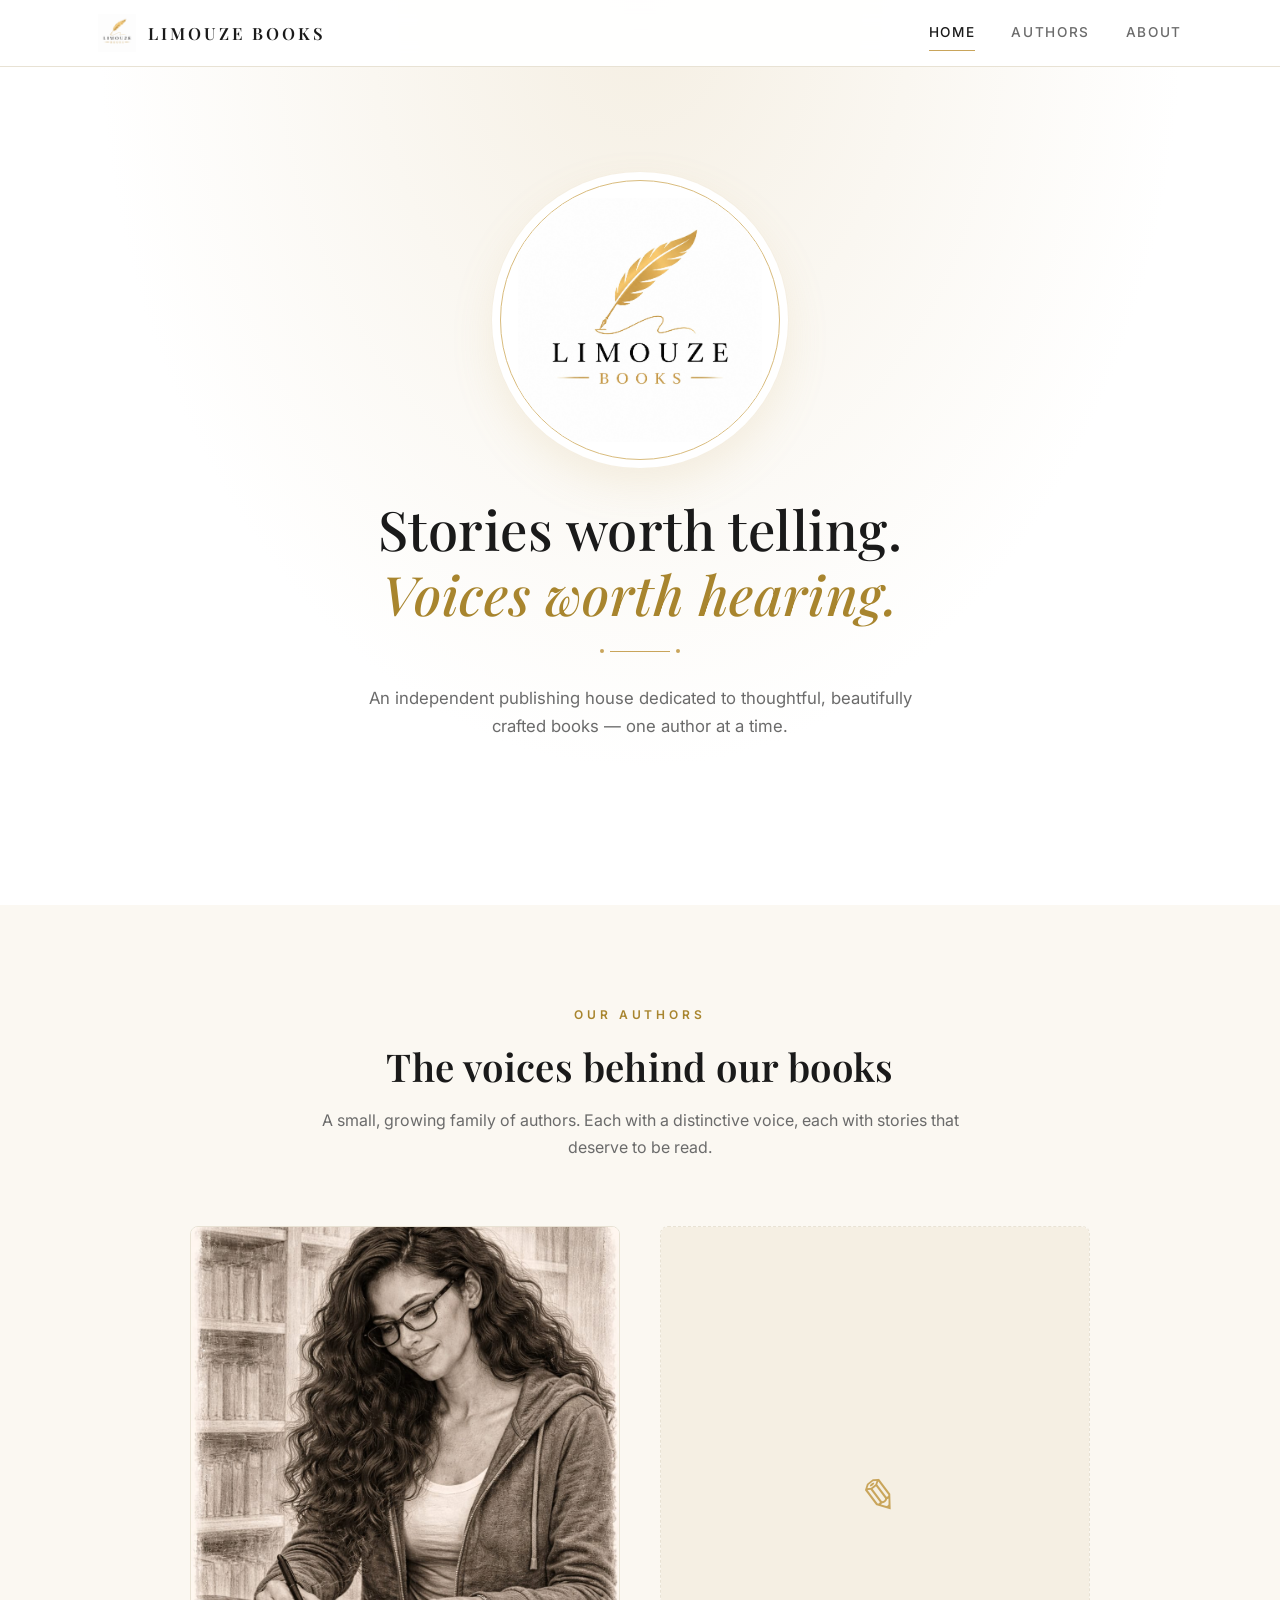
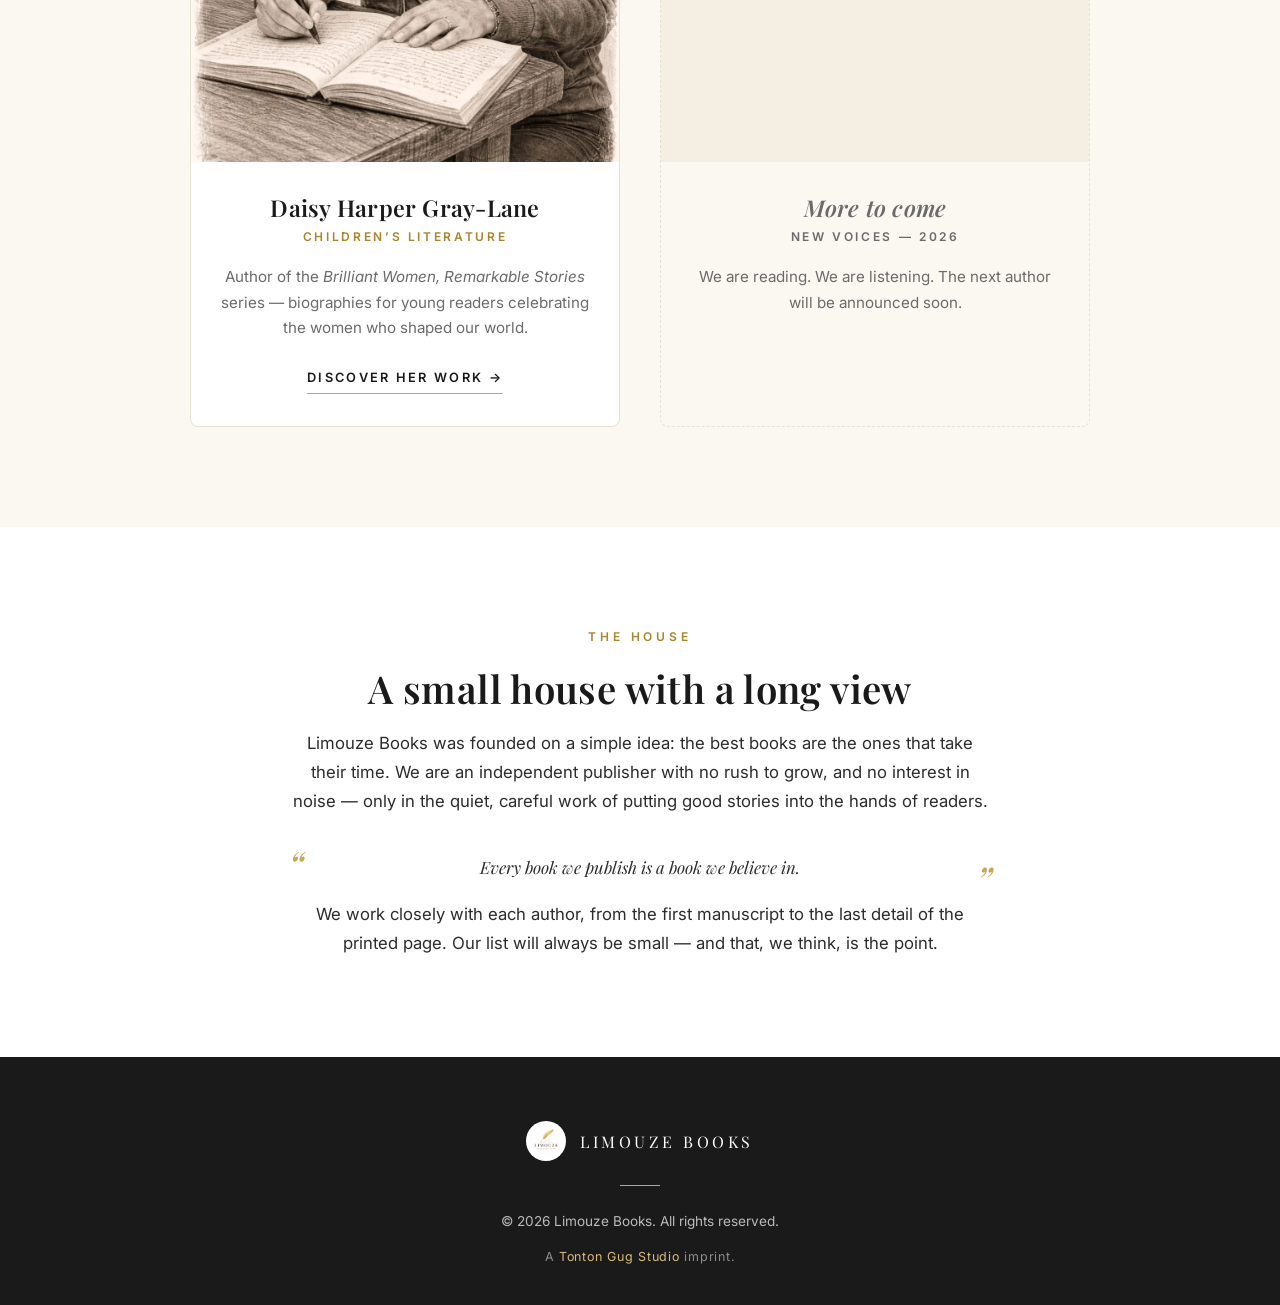
<file: index.html>
<!DOCTYPE html>
<html lang="en">
<head>
  <meta charset="UTF-8">
  <meta name="viewport" content="width=device-width, initial-scale=1.0">
  <title>Limouze Books | Stories Worth Telling</title>
  <meta name="description" content="Limouze Books is an independent publisher of beautifully crafted books. Discover our authors and their work.">
  <link rel="icon" href="assets/logo.jpeg" type="image/jpeg">
  <link rel="preconnect" href="https://fonts.googleapis.com">
  <link rel="preconnect" href="https://fonts.gstatic.com" crossorigin>
  <link href="https://fonts.googleapis.com/css2?family=Playfair+Display:ital,wght@0,400;0,500;0,600;0,700;1,400;1,500&family=Inter:wght@400;500;600&display=swap" rel="stylesheet">
  <link rel="stylesheet" href="style.css">
</head>
<body>

  <!-- NAVBAR -->
  <nav class="navbar">
    <div class="container">
      <a href="index.html" class="nav-logo">
        <img src="assets/logo.jpeg" alt="Limouze Books">
        <span>Limouze Books</span>
      </a>
      <button class="nav-toggle" aria-label="Toggle menu">&#9776;</button>
      <div class="nav-links">
        <a href="index.html" class="active">Home</a>
        <a href="#authors">Authors</a>
        <a href="about.html">About</a>
      </div>
    </div>
  </nav>

  <!-- HERO -->
  <section class="hero">
    <div class="container">
      <div class="hero-logo-frame">
        <img src="assets/logo.jpeg" alt="Limouze Books" class="hero-logo">
      </div>
      <h1>Stories worth telling.<br><em>Voices worth hearing.</em></h1>
      <div class="divider-gold"></div>
      <p class="hero-tagline">An independent publishing house dedicated to thoughtful, beautifully crafted books &mdash; one author at a time.</p>
    </div>
  </section>

  <!-- AUTHORS -->
  <section id="authors" class="authors-section">
    <div class="container">
      <span class="section-eyebrow">Our Authors</span>
      <h2 class="section-title">The voices behind our books</h2>
      <p class="section-subtitle">A small, growing family of authors. Each with a distinctive voice, each with stories that deserve to be read.</p>

      <div class="authors-grid">

        <a href="https://daisy-harper-gray-lane.vercel.app" target="_blank" rel="noopener" class="author-card">
          <img src="assets/daisy-portrait.png" alt="Daisy Harper Gray-Lane" class="author-portrait">
          <div class="author-body">
            <h3>Daisy Harper Gray-Lane</h3>
            <span class="role">Children&rsquo;s Literature</span>
            <p>Author of the <em>Brilliant Women, Remarkable Stories</em> series &mdash; biographies for young readers celebrating the women who shaped our world.</p>
            <span class="author-link">Discover her work &#8594;</span>
          </div>
        </a>

        <div class="author-card coming-soon" aria-hidden="true">
          <div class="author-portrait">&#x270E;</div>
          <div class="author-body">
            <h3>More to come</h3>
            <span class="role">New Voices &mdash; 2026</span>
            <p>We are reading. We are listening. The next author will be announced soon.</p>
          </div>
        </div>

      </div>
    </div>
  </section>

  <!-- ABOUT SNIPPET -->
  <section class="about-section">
    <div class="container">
      <span class="section-eyebrow">The House</span>
      <h2 class="section-title">A small house with a long view</h2>
      <p>Limouze Books was founded on a simple idea: the best books are the ones that take their time. We are an independent publisher with no rush to grow, and no interest in noise &mdash; only in the quiet, careful work of putting good stories into the hands of readers.</p>
      <p class="quote">Every book we publish is a book we believe in.</p>
      <p>We work closely with each author, from the first manuscript to the last detail of the printed page. Our list will always be small &mdash; and that, we think, is the point.</p>
    </div>
  </section>

  <!-- FOOTER -->
  <footer class="footer">
    <div class="container">
      <div class="footer-logo">
        <img src="assets/logo.jpeg" alt="Limouze Books">
        <span>Limouze Books</span>
      </div>
      <div class="footer-divider"></div>
      <p>&copy; 2026 Limouze Books. All rights reserved.</p>
      <p class="tgs-credit">A <a href="https://tonton-gug-studio.vercel.app" target="_blank" rel="noopener">Tonton Gug Studio</a> imprint.</p>
    </div>
  </footer>

  <script>
    // Mobile nav toggle
    document.querySelector('.nav-toggle').addEventListener('click', () => {
      document.querySelector('.nav-links').classList.toggle('open');
    });

    // Smooth-close mobile menu when a link is clicked
    document.querySelectorAll('.nav-links a').forEach(a => {
      a.addEventListener('click', () => {
        document.querySelector('.nav-links').classList.remove('open');
      });
    });
  </script>
</body>
</html>
</file>
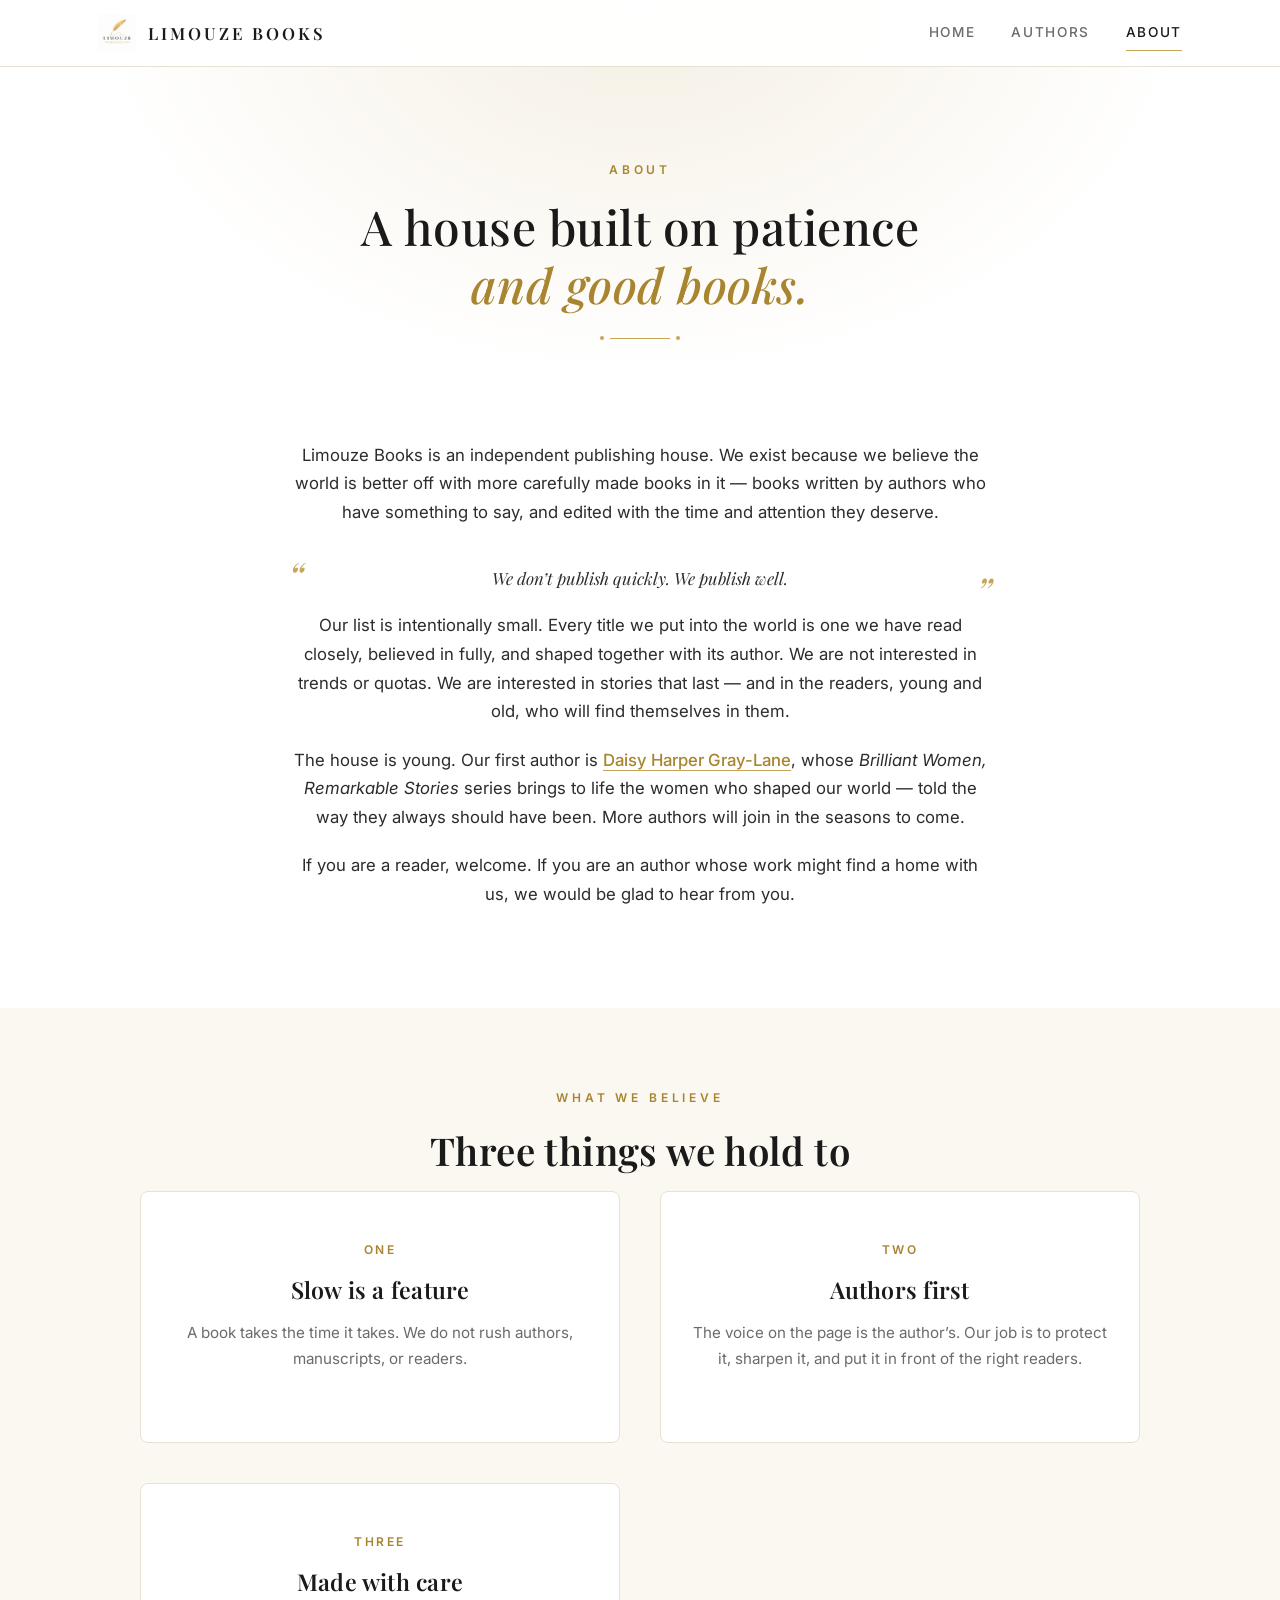
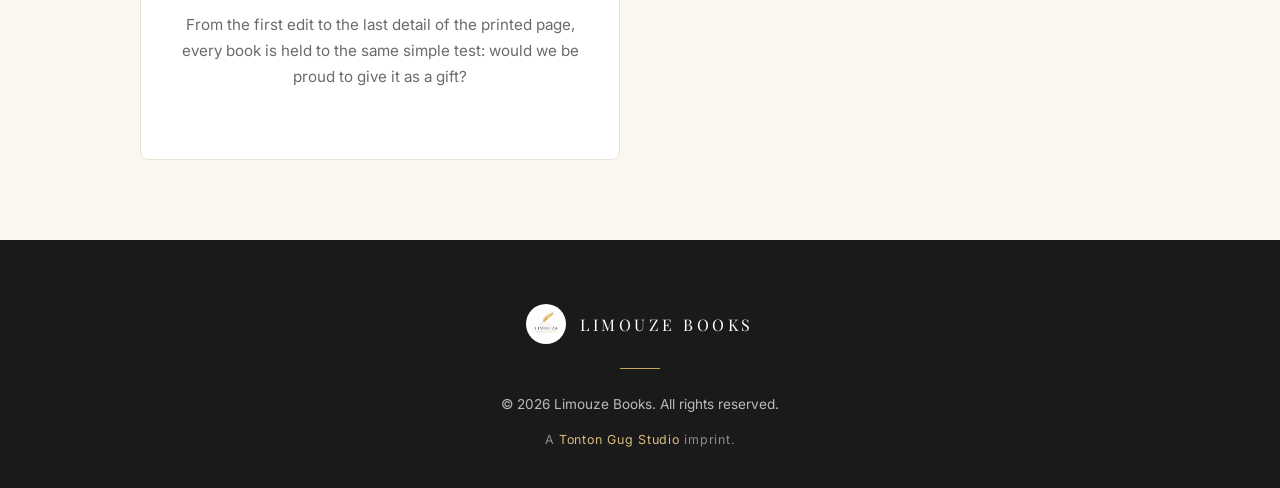
<file: about.html>
<!DOCTYPE html>
<html lang="en">
<head>
  <meta charset="UTF-8">
  <meta name="viewport" content="width=device-width, initial-scale=1.0">
  <title>About | Limouze Books</title>
  <meta name="description" content="About Limouze Books — an independent publishing house dedicated to thoughtful, beautifully crafted books.">
  <link rel="icon" href="assets/logo.jpeg" type="image/jpeg">
  <link rel="preconnect" href="https://fonts.googleapis.com">
  <link rel="preconnect" href="https://fonts.gstatic.com" crossorigin>
  <link href="https://fonts.googleapis.com/css2?family=Playfair+Display:ital,wght@0,400;0,500;0,600;0,700;1,400;1,500&family=Inter:wght@400;500;600&display=swap" rel="stylesheet">
  <link rel="stylesheet" href="style.css">
</head>
<body>

  <!-- NAVBAR -->
  <nav class="navbar">
    <div class="container">
      <a href="index.html" class="nav-logo">
        <img src="assets/logo.jpeg" alt="Limouze Books">
        <span>Limouze Books</span>
      </a>
      <button class="nav-toggle" aria-label="Toggle menu">&#9776;</button>
      <div class="nav-links">
        <a href="index.html">Home</a>
        <a href="index.html#authors">Authors</a>
        <a href="about.html" class="active">About</a>
      </div>
    </div>
  </nav>

  <!-- HERO -->
  <section class="hero" style="padding: 160px 0 70px;">
    <div class="container">
      <span class="section-eyebrow">About</span>
      <h1 style="font-size: clamp(2rem, 4.5vw, 3rem);">A house built on patience<br><em>and good books.</em></h1>
      <div class="divider-gold"></div>
    </div>
  </section>

  <!-- ABOUT BODY -->
  <section class="about-section" style="padding-top: 0;">
    <div class="container">
      <p>Limouze Books is an independent publishing house. We exist because we believe the world is better off with more carefully made books in it &mdash; books written by authors who have something to say, and edited with the time and attention they deserve.</p>

      <p class="quote">We don&rsquo;t publish quickly. We publish well.</p>

      <p>Our list is intentionally small. Every title we put into the world is one we have read closely, believed in fully, and shaped together with its author. We are not interested in trends or quotas. We are interested in stories that last &mdash; and in the readers, young and old, who will find themselves in them.</p>

      <p>The house is young. Our first author is <a href="https://daisy-harper-gray-lane.vercel.app" target="_blank" rel="noopener" style="color: var(--gold-deep); border-bottom: 1px solid var(--gold); font-weight: 500;">Daisy Harper Gray-Lane</a>, whose <em>Brilliant Women, Remarkable Stories</em> series brings to life the women who shaped our world &mdash; told the way they always should have been. More authors will join in the seasons to come.</p>

      <p>If you are a reader, welcome. If you are an author whose work might find a home with us, we would be glad to hear from you.</p>
    </div>
  </section>

  <!-- VALUES -->
  <section class="authors-section" style="padding: 80px 0;">
    <div class="container">
      <span class="section-eyebrow">What we believe</span>
      <h2 class="section-title">Three things we hold to</h2>

      <div class="authors-grid" style="max-width: 1000px;">

        <div class="author-card" style="cursor: default;">
          <div class="author-body" style="padding: 48px 32px;">
            <span class="role">One</span>
            <h3 style="margin-bottom: 16px;">Slow is a feature</h3>
            <p>A book takes the time it takes. We do not rush authors, manuscripts, or readers.</p>
          </div>
        </div>

        <div class="author-card" style="cursor: default;">
          <div class="author-body" style="padding: 48px 32px;">
            <span class="role">Two</span>
            <h3 style="margin-bottom: 16px;">Authors first</h3>
            <p>The voice on the page is the author&rsquo;s. Our job is to protect it, sharpen it, and put it in front of the right readers.</p>
          </div>
        </div>

        <div class="author-card" style="cursor: default;">
          <div class="author-body" style="padding: 48px 32px;">
            <span class="role">Three</span>
            <h3 style="margin-bottom: 16px;">Made with care</h3>
            <p>From the first edit to the last detail of the printed page, every book is held to the same simple test: would we be proud to give it as a gift?</p>
          </div>
        </div>

      </div>
    </div>
  </section>

  <!-- FOOTER -->
  <footer class="footer">
    <div class="container">
      <div class="footer-logo">
        <img src="assets/logo.jpeg" alt="Limouze Books">
        <span>Limouze Books</span>
      </div>
      <div class="footer-divider"></div>
      <p>&copy; 2026 Limouze Books. All rights reserved.</p>
      <p class="tgs-credit">A <a href="https://tonton-gug-studio.vercel.app" target="_blank" rel="noopener">Tonton Gug Studio</a> imprint.</p>
    </div>
  </footer>

  <script>
    document.querySelector('.nav-toggle').addEventListener('click', () => {
      document.querySelector('.nav-links').classList.toggle('open');
    });
    document.querySelectorAll('.nav-links a').forEach(a => {
      a.addEventListener('click', () => {
        document.querySelector('.nav-links').classList.remove('open');
      });
    });
  </script>
</body>
</html>
</file>
<file: style.css>
/* ===== RESET & BASE ===== */
*, *::before, *::after { box-sizing: border-box; margin: 0; padding: 0; }

:root {
  --gold:        #C9A55B;
  --gold-soft:   #D9BC7E;
  --gold-deep:   #A8852E;
  --ivory:       #FBF8F2;
  --cream:       #F5EFE3;
  --ink:         #1A1A1A;
  --charcoal:    #2C2C2C;
  --muted:       #6B6B6B;
  --line:        #E8E2D4;
  --white:       #FFFFFF;
  --radius:      4px;
  --radius-lg:   8px;
  --transition:  0.3s ease;
  --shadow:      0 8px 30px rgba(26,26,26,0.06);
  --shadow-hover:0 16px 40px rgba(26,26,26,0.10);
}

html { scroll-behavior: smooth; }

body {
  font-family: 'Inter', -apple-system, BlinkMacSystemFont, sans-serif;
  color: var(--charcoal);
  background: var(--white);
  line-height: 1.7;
  font-size: 16px;
  overflow-x: hidden;
  -webkit-font-smoothing: antialiased;
}

img { max-width: 100%; display: block; }
a { text-decoration: none; color: inherit; }
ul { list-style: none; }

h1, h2, h3, h4 {
  font-family: 'Playfair Display', Georgia, serif;
  font-weight: 600;
  color: var(--ink);
  line-height: 1.2;
  letter-spacing: 0.01em;
}

.container {
  max-width: 1140px;
  margin: 0 auto;
  padding: 0 28px;
}

/* ===== NAVBAR ===== */
.navbar {
  position: fixed;
  top: 0; left: 0; right: 0;
  z-index: 100;
  background: rgba(255, 255, 255, 0.94);
  backdrop-filter: blur(12px);
  border-bottom: 1px solid var(--line);
  padding: 14px 0;
}

.navbar .container {
  display: flex;
  align-items: center;
  justify-content: space-between;
}

.nav-logo {
  display: flex;
  align-items: center;
  gap: 12px;
  font-family: 'Playfair Display', serif;
  font-weight: 600;
  font-size: 1.05rem;
  letter-spacing: 0.18em;
  text-transform: uppercase;
  color: var(--ink);
}

.nav-logo img {
  width: 38px;
  height: 38px;
  object-fit: contain;
}

.nav-links {
  display: flex;
  gap: 36px;
  align-items: center;
}

.nav-links a {
  font-size: 0.85rem;
  font-weight: 500;
  letter-spacing: 0.12em;
  text-transform: uppercase;
  color: var(--muted);
  position: relative;
  transition: color var(--transition);
}

.nav-links a:hover, .nav-links a.active { color: var(--ink); }

.nav-links a::after {
  content: '';
  position: absolute;
  bottom: -6px; left: 0;
  width: 0; height: 1px;
  background: var(--gold);
  transition: width var(--transition);
}

.nav-links a:hover::after, .nav-links a.active::after { width: 100%; }

.nav-toggle {
  display: none;
  background: none; border: none;
  font-size: 1.4rem;
  cursor: pointer;
  color: var(--ink);
}

/* ===== HERO ===== */
.hero {
  padding: 180px 0 120px;
  text-align: center;
  background:
    radial-gradient(ellipse at top, var(--cream) 0%, transparent 60%),
    var(--white);
  position: relative;
}

.hero-logo-frame {
  width: 280px;
  height: 280px;
  margin: 0 auto 36px;
  border-radius: 50%;
  background: var(--white);
  border: 1px solid var(--gold-soft);
  box-shadow: 0 0 0 8px var(--white), 0 0 0 9px var(--cream), 0 18px 50px rgba(201, 165, 91, 0.18);
  display: flex;
  align-items: center;
  justify-content: center;
  overflow: hidden;
  opacity: 0;
  animation: fadeUp 1s ease 0.1s forwards;
}

.hero-logo {
  width: 88%;
  height: 88%;
  object-fit: contain;
}

.hero h1 {
  font-size: clamp(2rem, 5vw, 3.4rem);
  margin-bottom: 24px;
  font-weight: 500;
  opacity: 0;
  animation: fadeUp 1s ease 0.3s forwards;
}

.hero h1 em {
  font-style: italic;
  color: var(--gold-deep);
  font-weight: 500;
}

.hero-tagline {
  font-size: 1.05rem;
  color: var(--muted);
  max-width: 580px;
  margin: 0 auto 44px;
  opacity: 0;
  animation: fadeUp 1s ease 0.5s forwards;
}

.divider-gold {
  width: 60px;
  height: 1px;
  background: var(--gold);
  margin: 0 auto 32px;
  position: relative;
}

.divider-gold::before, .divider-gold::after {
  content: '';
  position: absolute;
  top: 50%;
  width: 4px; height: 4px;
  border-radius: 50%;
  background: var(--gold);
  transform: translateY(-50%);
}
.divider-gold::before { left: -10px; }
.divider-gold::after  { right: -10px; }

@keyframes fadeUp {
  to { opacity: 1; transform: translateY(0); }
  from { opacity: 0; transform: translateY(20px); }
}

/* ===== SECTIONS ===== */
section { padding: 100px 0; }

.section-eyebrow {
  display: block;
  text-align: center;
  font-size: 0.75rem;
  font-weight: 600;
  letter-spacing: 0.32em;
  text-transform: uppercase;
  color: var(--gold-deep);
  margin-bottom: 18px;
}

.section-title {
  font-size: clamp(1.7rem, 3.5vw, 2.4rem);
  text-align: center;
  margin-bottom: 18px;
}

.section-subtitle {
  text-align: center;
  color: var(--muted);
  max-width: 640px;
  margin: 0 auto 64px;
  font-size: 1rem;
}

/* ===== AUTHORS ===== */
.authors-section { background: var(--ivory); }

.authors-grid {
  display: grid;
  grid-template-columns: repeat(auto-fit, minmax(320px, 1fr));
  gap: 40px;
  max-width: 900px;
  margin: 0 auto;
}

.author-card {
  background: var(--white);
  border: 1px solid var(--line);
  border-radius: var(--radius-lg);
  overflow: hidden;
  transition: transform var(--transition), box-shadow var(--transition), border-color var(--transition);
  display: flex;
  flex-direction: column;
}

.author-card:hover {
  transform: translateY(-6px);
  box-shadow: var(--shadow-hover);
  border-color: var(--gold-soft);
}

.author-portrait {
  width: 100%;
  aspect-ratio: 4/5;
  object-fit: cover;
  background: var(--cream);
}

.author-body {
  padding: 32px 28px;
  text-align: center;
}

.author-card h3 {
  font-size: 1.45rem;
  margin-bottom: 6px;
}

.author-card .role {
  display: block;
  font-size: 0.75rem;
  font-weight: 600;
  letter-spacing: 0.22em;
  text-transform: uppercase;
  color: var(--gold-deep);
  margin-bottom: 16px;
}

.author-card p {
  color: var(--muted);
  font-size: 0.95rem;
  margin-bottom: 22px;
}

.author-card .author-link {
  display: inline-flex;
  align-items: center;
  gap: 8px;
  font-size: 0.8rem;
  font-weight: 600;
  letter-spacing: 0.18em;
  text-transform: uppercase;
  color: var(--ink);
  border-bottom: 1px solid var(--gold);
  padding-bottom: 4px;
  transition: color var(--transition), border-color var(--transition);
}

.author-card .author-link:hover {
  color: var(--gold-deep);
  border-color: var(--gold-deep);
}

.author-card.coming-soon {
  background: transparent;
  border-style: dashed;
  border-color: var(--line);
}

.author-card.coming-soon .author-portrait {
  background: var(--cream);
  display: flex;
  align-items: center;
  justify-content: center;
  font-family: 'Playfair Display', serif;
  font-size: 3rem;
  color: var(--gold);
  font-style: italic;
}

.author-card.coming-soon .role { color: var(--muted); }
.author-card.coming-soon h3 { color: var(--muted); font-style: italic; }

/* ===== ABOUT ===== */
.about-section {
  text-align: center;
}

.about-section .container {
  max-width: 760px;
}

.about-section p {
  font-size: 1.05rem;
  color: var(--charcoal);
  margin-bottom: 20px;
}

.about-section p:last-of-type { margin-bottom: 0; }

.quote {
  font-family: 'Playfair Display', serif;
  font-style: italic;
  font-size: 1.4rem;
  color: var(--ink);
  margin: 40px 0;
  position: relative;
  padding: 0 30px;
  line-height: 1.5;
}

.quote::before, .quote::after {
  font-family: 'Playfair Display', serif;
  color: var(--gold);
  font-size: 2.5rem;
  position: absolute;
  line-height: 1;
}
.quote::before { content: '\201C'; left: 0; top: -10px; }
.quote::after  { content: '\201D'; right: 0; bottom: -20px; }

/* ===== FOOTER ===== */
.footer {
  background: var(--ink);
  color: rgba(255, 255, 255, 0.7);
  padding: 64px 0 32px;
  text-align: center;
}

.footer-logo {
  display: inline-flex;
  align-items: center;
  gap: 14px;
  margin-bottom: 24px;
}

.footer-logo img {
  width: 40px;
  height: 40px;
  object-fit: contain;
  background: var(--white);
  border-radius: 50%;
  padding: 4px;
}

.footer-logo span {
  font-family: 'Playfair Display', serif;
  font-size: 1rem;
  letter-spacing: 0.22em;
  text-transform: uppercase;
  color: var(--white);
}

.footer .footer-divider {
  width: 40px;
  height: 1px;
  background: var(--gold);
  margin: 0 auto 24px;
}

.footer p {
  font-size: 0.85rem;
  margin-bottom: 6px;
}

.footer a {
  color: var(--gold-soft);
  transition: color var(--transition);
}
.footer a:hover { color: var(--gold); }

.footer .tgs-credit {
  margin-top: 12px;
  font-size: 0.78rem;
  letter-spacing: 0.06em;
  color: rgba(255,255,255,0.5);
}

/* ===== RESPONSIVE ===== */
@media (max-width: 768px) {
  .nav-toggle { display: block; }

  .nav-links {
    position: absolute;
    top: 100%; left: 0; right: 0;
    background: var(--white);
    border-bottom: 1px solid var(--line);
    flex-direction: column;
    gap: 0;
    padding: 0;
    max-height: 0;
    overflow: hidden;
    transition: max-height var(--transition);
  }

  .nav-links.open { max-height: 300px; }

  .nav-links a {
    width: 100%;
    text-align: center;
    padding: 18px 0;
    border-bottom: 1px solid var(--line);
  }
  .nav-links a::after { display: none; }

  .hero { padding: 140px 0 80px; }
  .hero-logo-frame { width: 220px; height: 220px; }

  section { padding: 70px 0; }

  .authors-grid { grid-template-columns: 1fr; gap: 28px; }
}
</file>
